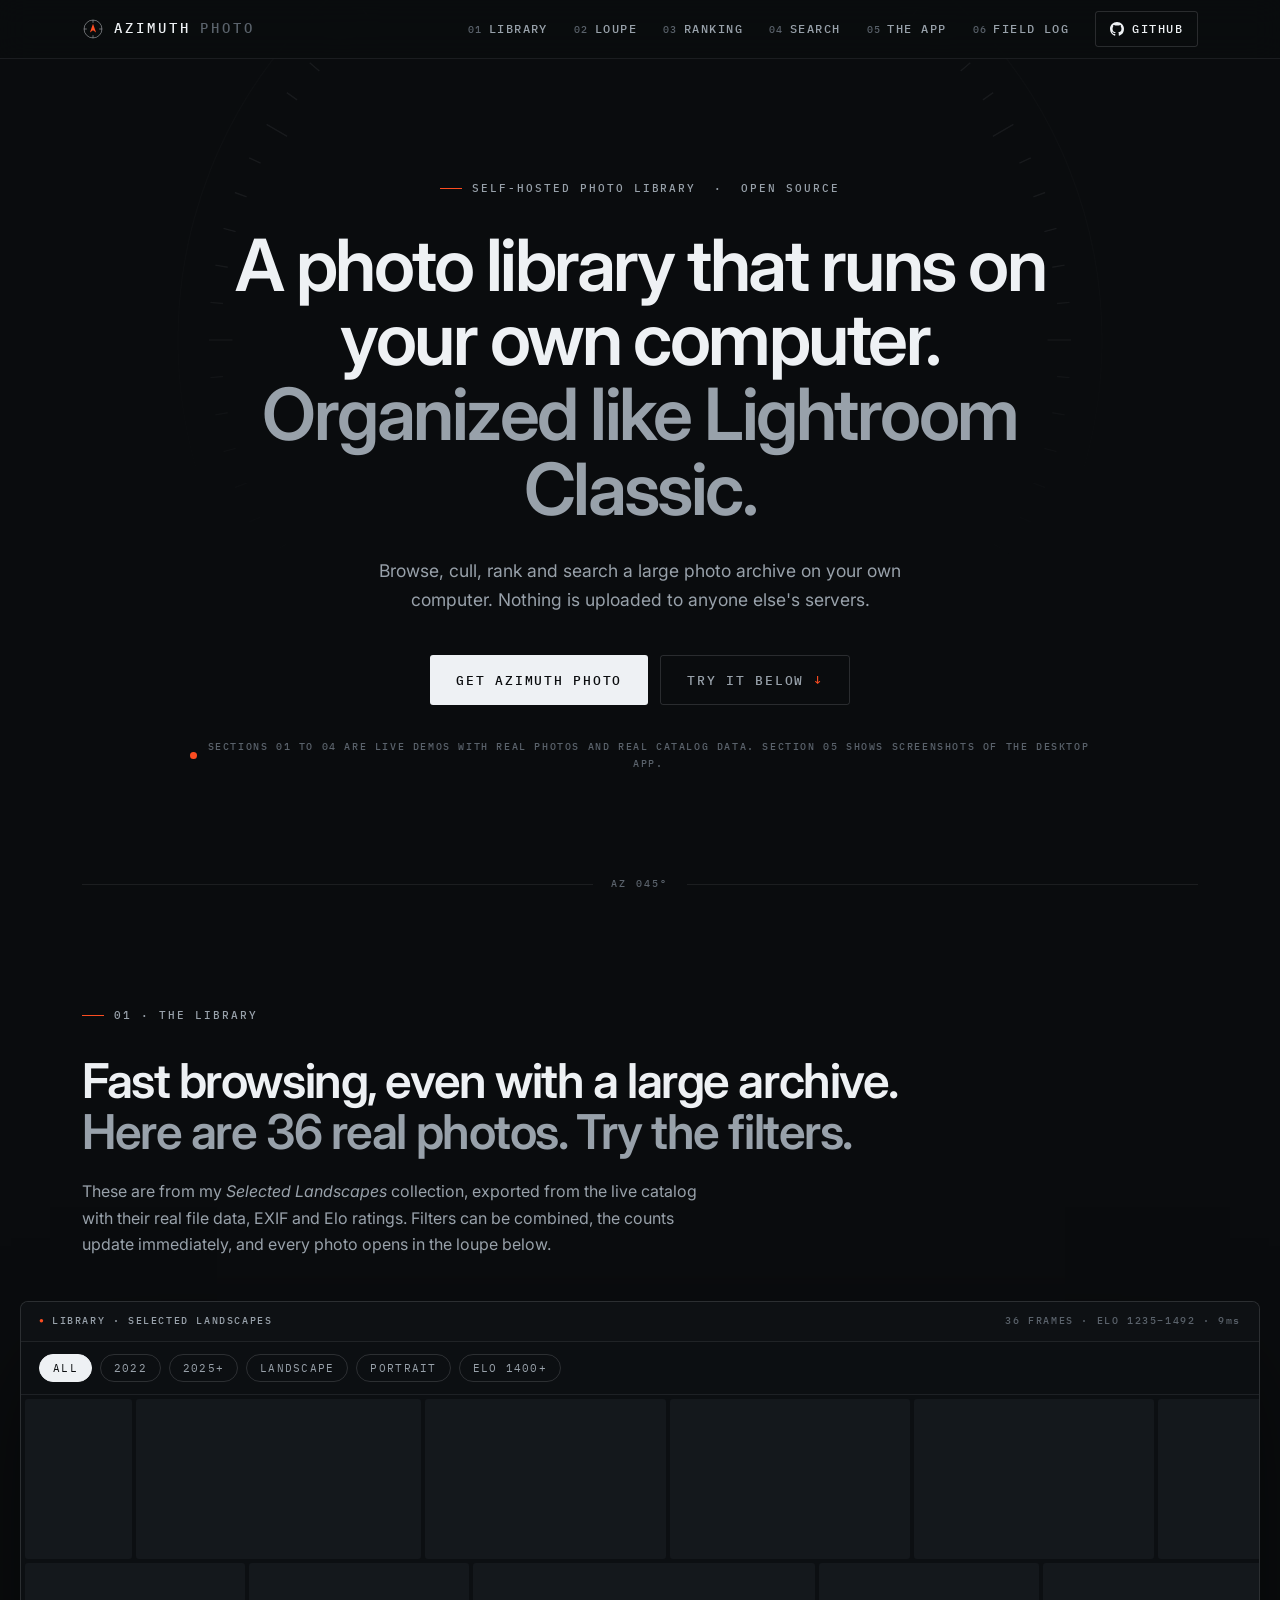
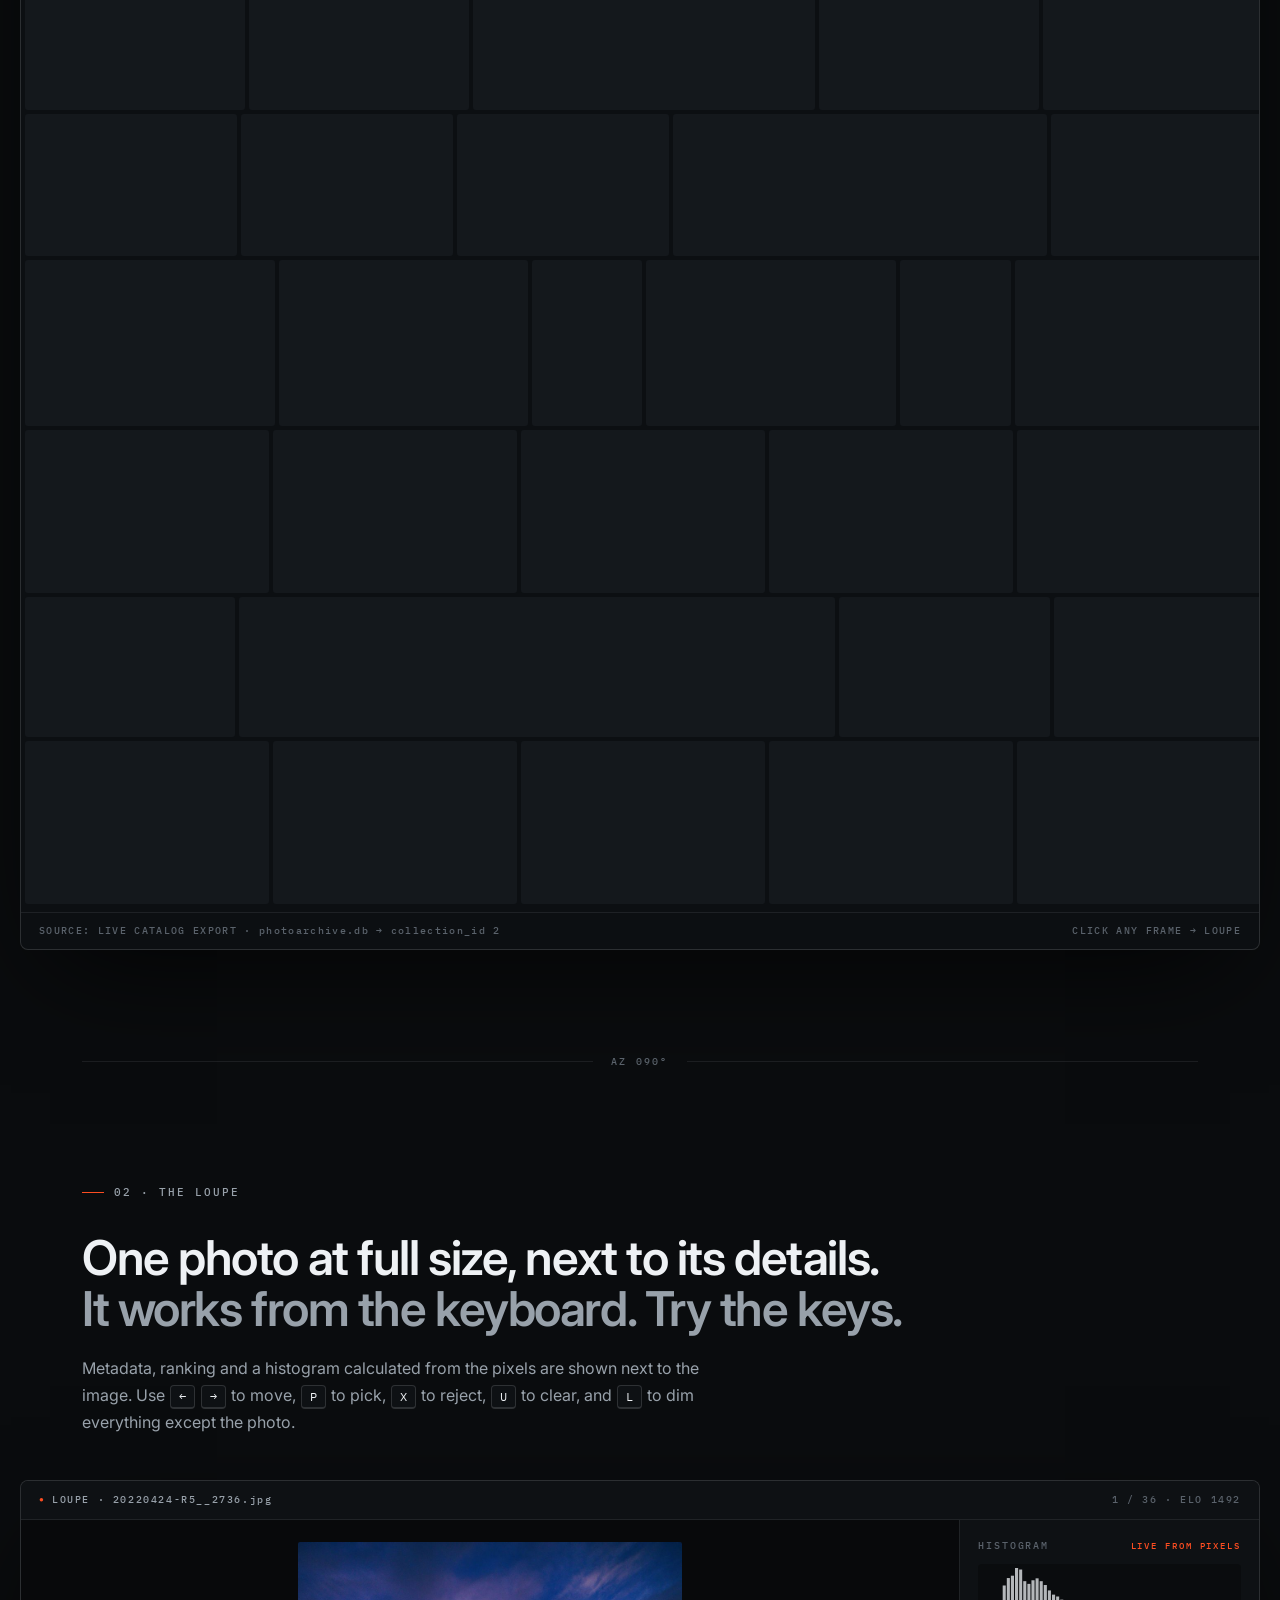
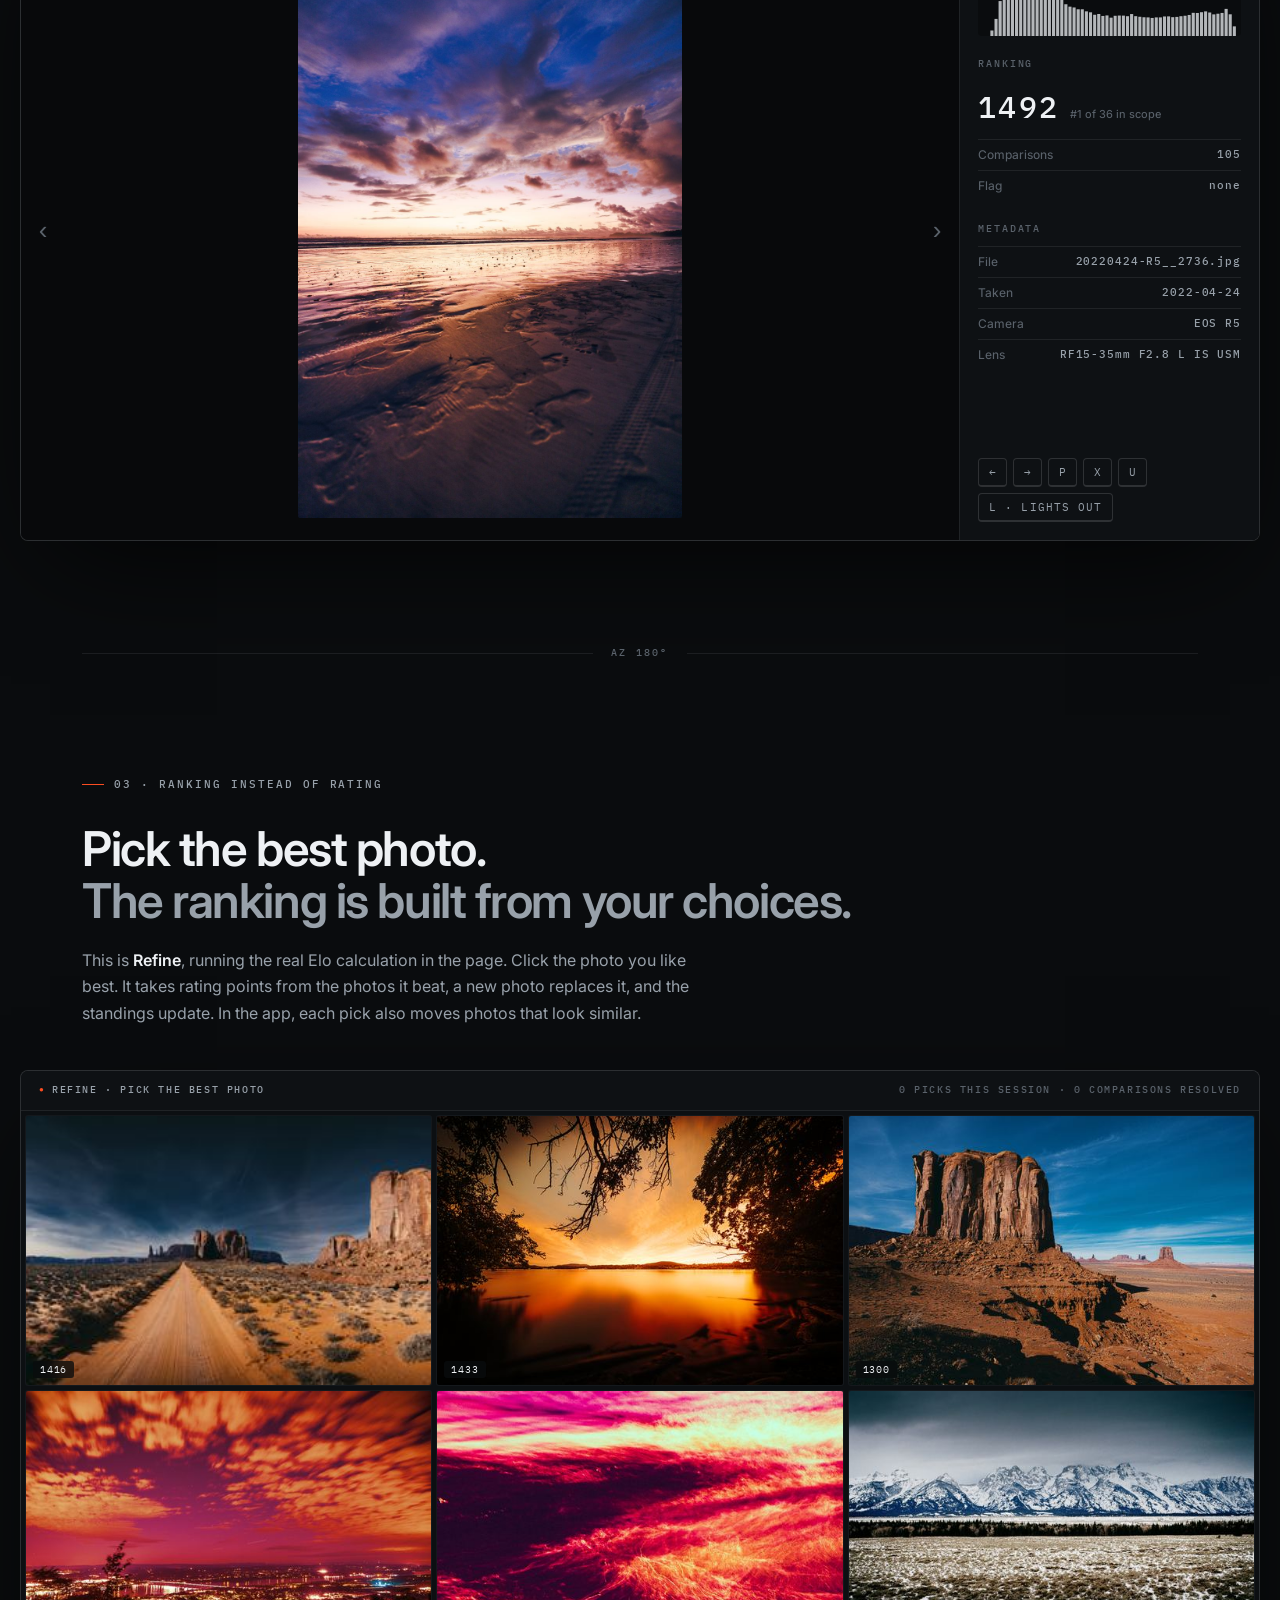
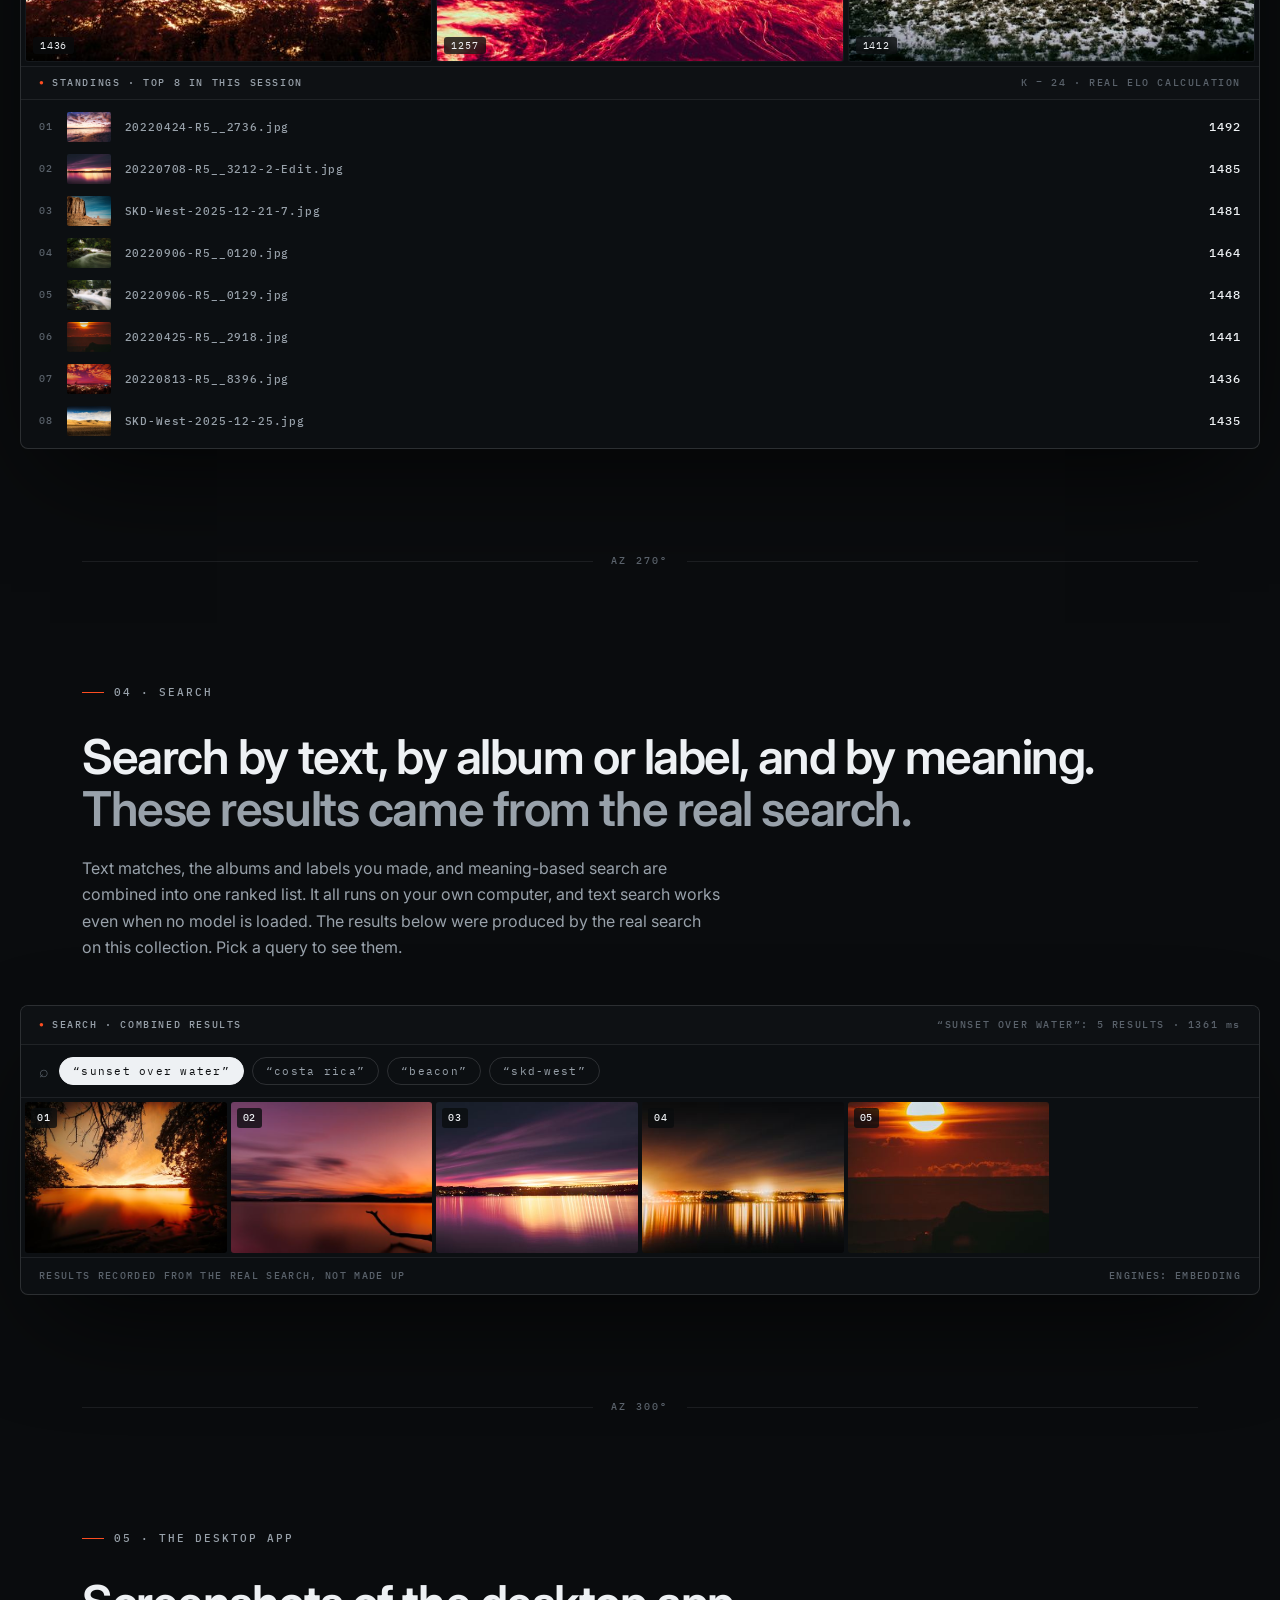
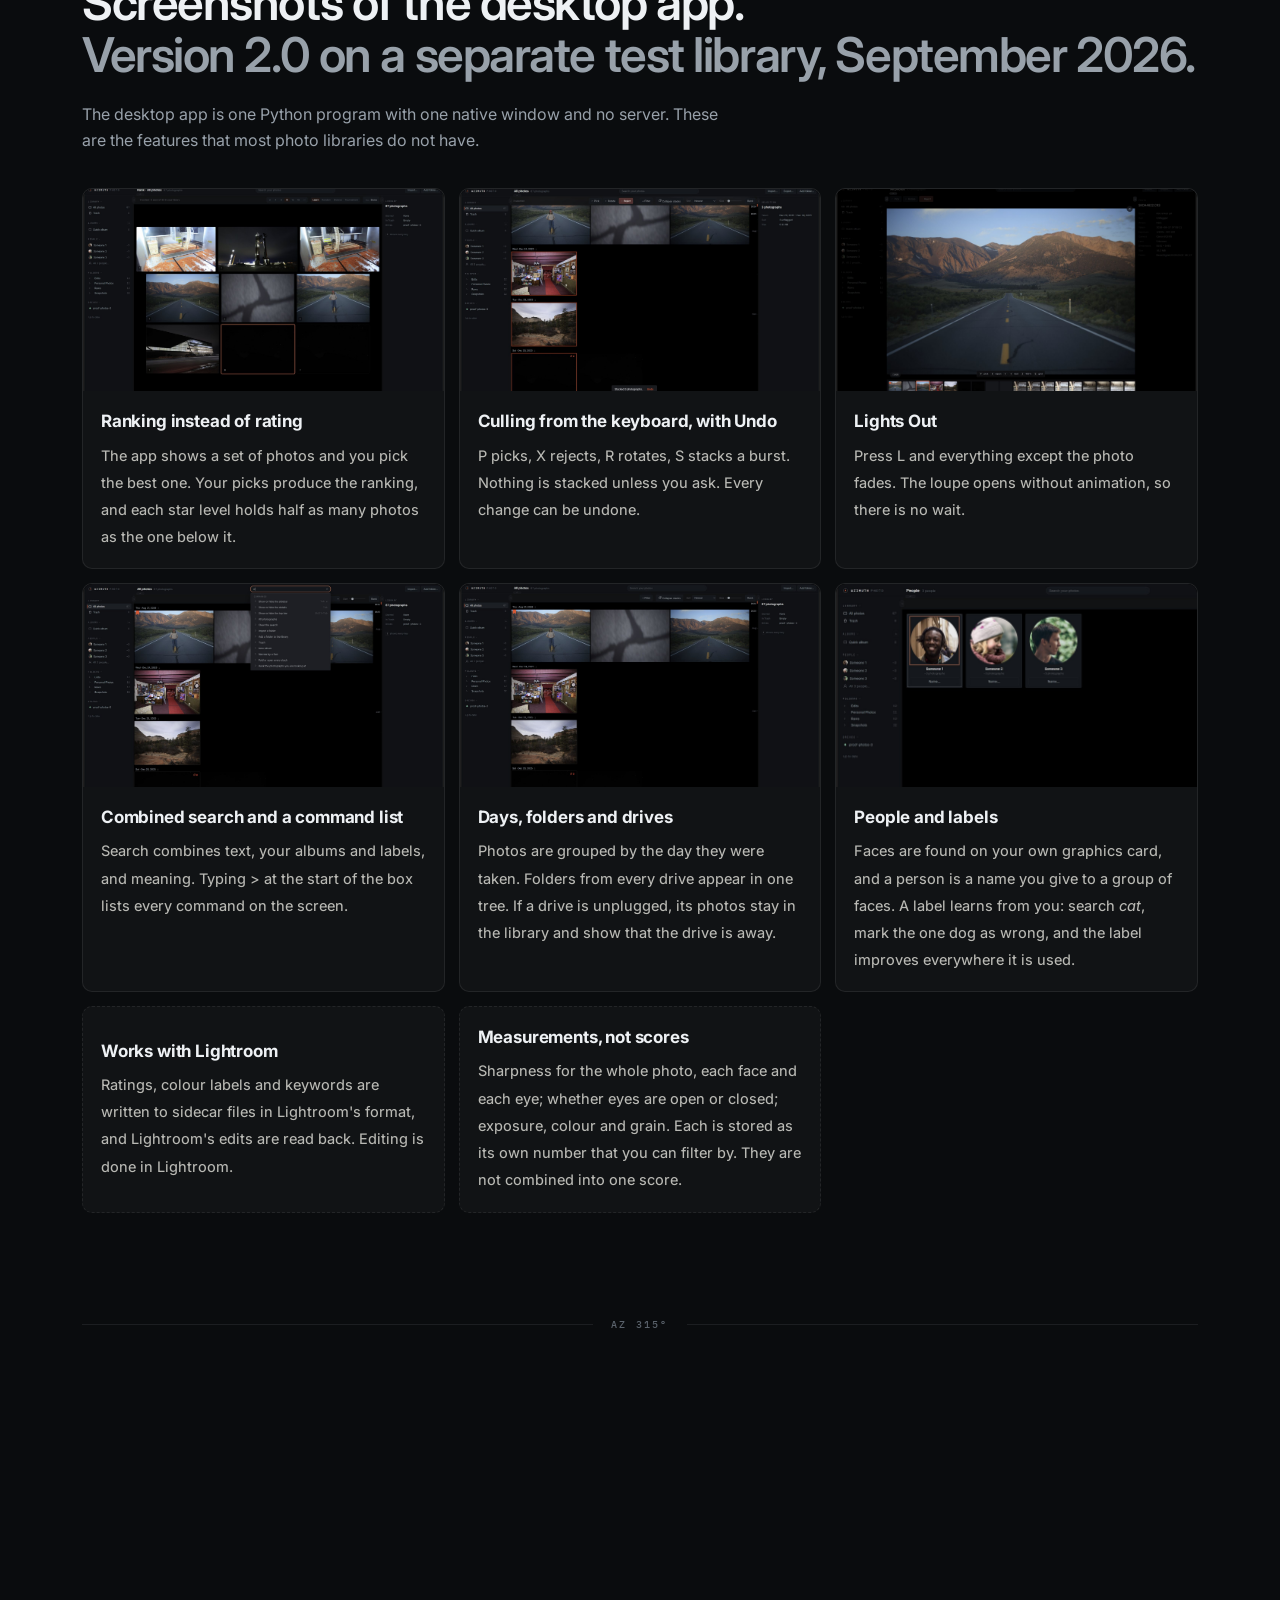
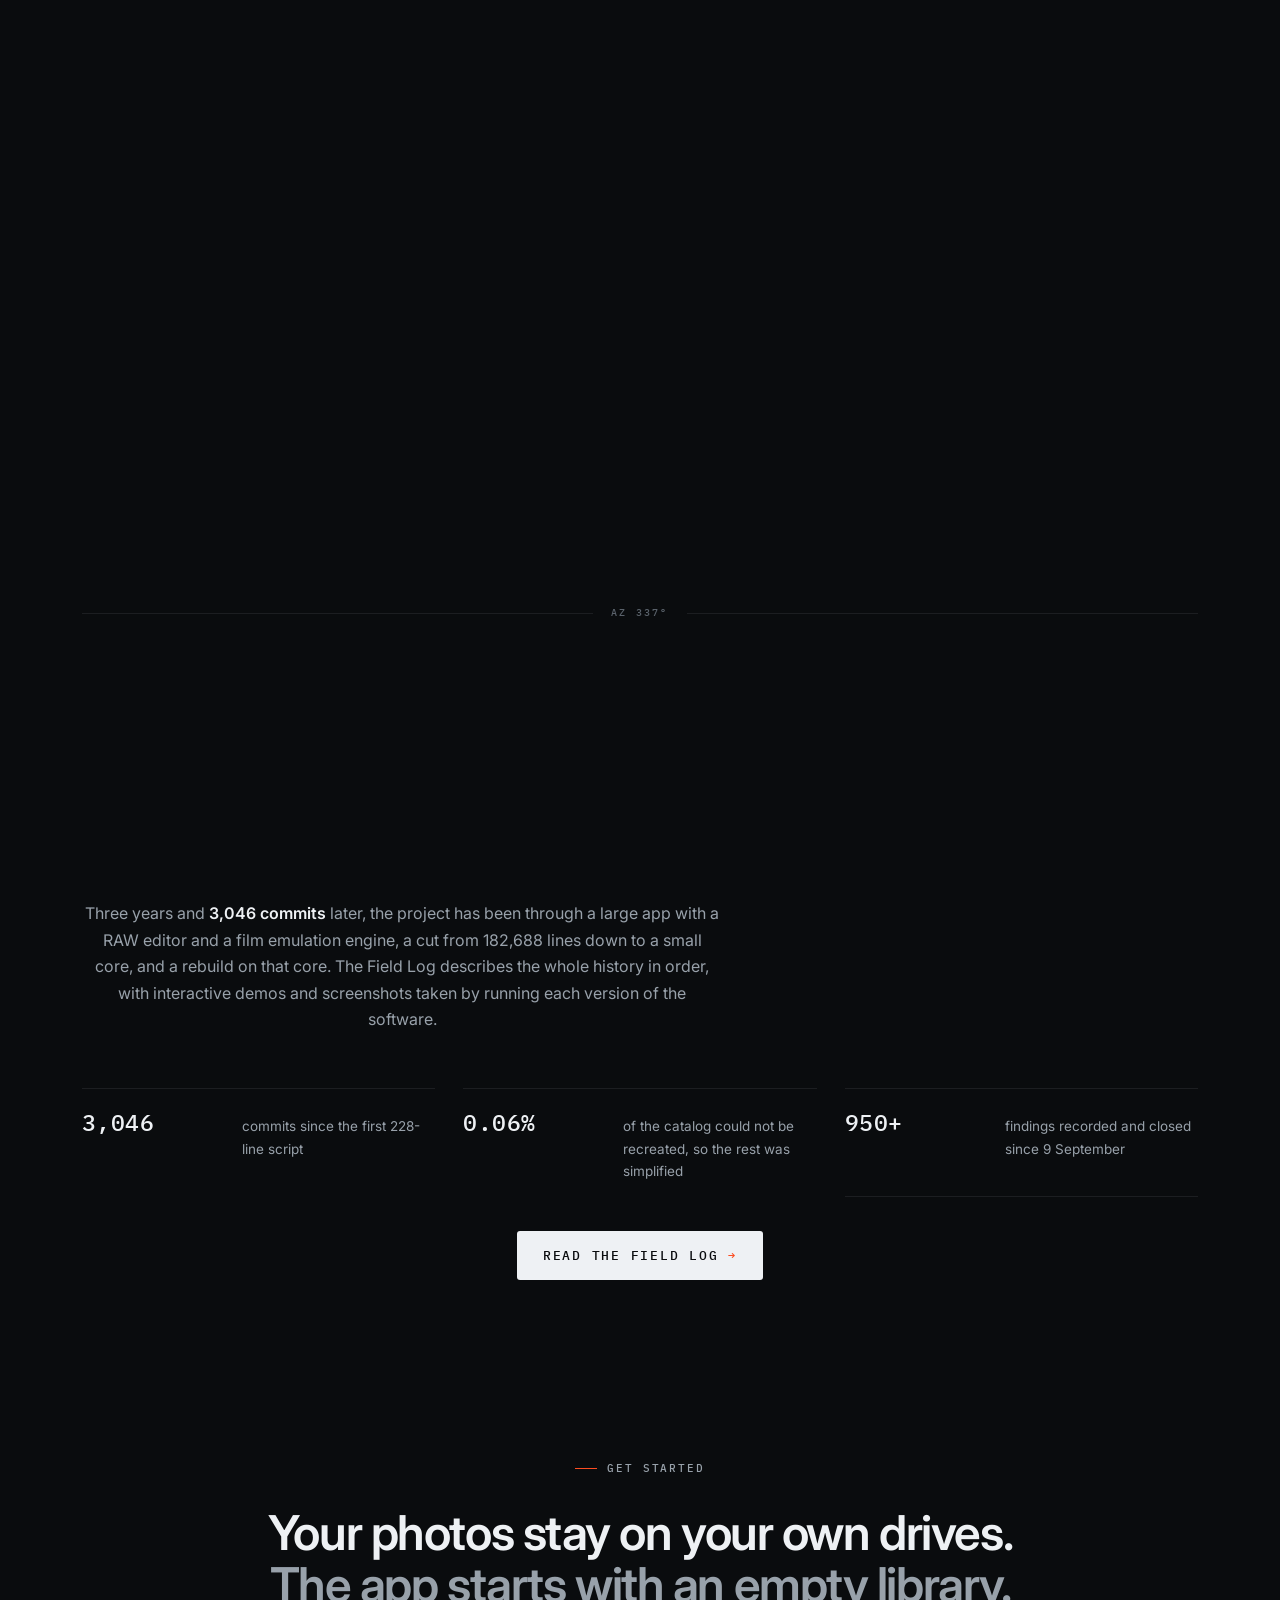
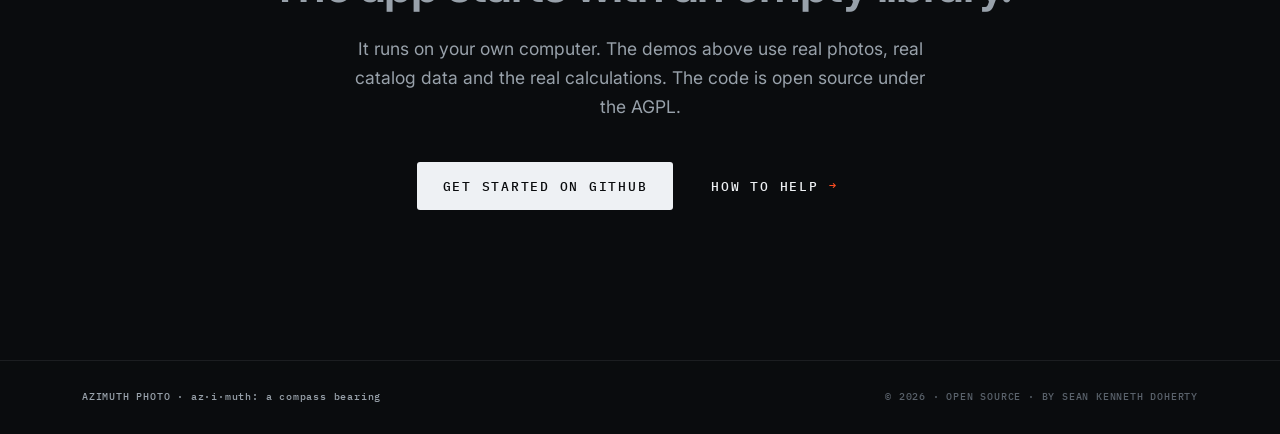
<file: index.html>
<!DOCTYPE html>
<html lang="en">
<head>
<meta charset="UTF-8">
<meta name="viewport" content="width=device-width, initial-scale=1.0">
<title>Azimuth Photo: a photo library that runs on your own computer</title>
<meta name="description" content="Azimuth Photo is an open-source photo library that runs on your own computer. Browse, cull, rank and search a large archive without uploading it anywhere.">
<meta property="og:title" content="Azimuth Photo">
<meta property="og:description" content="An open-source photo library that runs on your own computer, with ranking, search and culling.">
<meta property="og:image" content="https://azimuthphoto.com/assets/photos/lg/4303.jpg">
<meta property="og:url" content="https://azimuthphoto.com">
<link rel="icon" href="assets/favicon.svg" type="image/svg+xml">
<link rel="preconnect" href="https://fonts.googleapis.com">
<link rel="preconnect" href="https://fonts.gstatic.com" crossorigin>
<link href="https://fonts.googleapis.com/css2?family=Inter:wght@400;450;500;600&family=IBM+Plex+Mono:wght@400;500&display=swap" rel="stylesheet">
<link rel="stylesheet" href="style.css">
<style>
  .fgrid{display:grid;grid-template-columns:repeat(auto-fit,minmax(300px,1fr));gap:14px;margin-top:34px}
  .fcard{display:flex;flex-direction:column;background:rgba(255,255,255,.03);border:1px solid rgba(255,255,255,.08);border-radius:10px;overflow:hidden;color:inherit;text-decoration:none;transition:border-color .2s,transform .2s}
  a.fcard:hover{border-color:rgba(252,77,33,.55);transform:translateY(-2px)}
  .fcard img{width:100%;aspect-ratio:16/9;object-fit:cover;display:block;background:#000}
  .fcard .ft{padding:16px 18px 18px}
  .fcard .ft b{display:block;font-size:17px;letter-spacing:-.01em;margin-bottom:6px}
  .fcard .ft span{font-size:14.5px;line-height:1.55;color:#b9b9b4}
  .fcard.text{justify-content:center;border-style:dashed}
</style>
</head>
<body>

<nav class="nav">
  <div class="nav-inner">
    <a class="wordmark" href="#top">
      <svg class="mark" viewBox="0 0 32 32" aria-hidden="true"><g fill="none" stroke="currentColor"><circle cx="16" cy="16" r="13" stroke-width="1.2" opacity=".5"/><path d="M16 3v4M16 25v4M3 16h4M25 16h4" stroke-width="1.2" opacity=".5"/><path d="M16 8.5 20.5 21 16 17.8 11.5 21Z" fill="var(--accent)" stroke="none"/></g></svg>
      <span>AZIMUTH</span><span class="wm-dim">PHOTO</span>
    </a>
    <div class="nav-links">
      <a href="#library"><span class="idx">01</span>Library</a>
      <a href="#loupe"><span class="idx">02</span>Loupe</a>
      <a href="#ranking"><span class="idx">03</span>Ranking</a>
      <a href="#search"><span class="idx">04</span>Search</a>
      <a href="#features"><span class="idx">05</span>The&nbsp;App</a>
      <a href="/log/"><span class="idx">06</span>Field&nbsp;Log</a>
      <a class="nav-cta" href="https://github.com/seankd3/Azimuth-Photo" target="_blank" rel="noopener">
        <svg viewBox="0 0 16 16" width="14" height="14" fill="currentColor" aria-hidden="true"><path d="M8 0C3.58 0 0 3.58 0 8c0 3.54 2.29 6.53 5.47 7.59.4.07.55-.17.55-.38 0-.19-.01-.82-.01-1.49-2.01.37-2.53-.49-2.69-.94-.09-.23-.48-.94-.82-1.13-.28-.15-.68-.52-.01-.53.63-.01 1.08.58 1.23.82.72 1.21 1.87.87 2.33.66.07-.52.28-.87.51-1.07-1.78-.2-3.64-.89-3.64-3.95 0-.87.31-1.59.82-2.15-.08-.2-.36-1.02.08-2.12 0 0 .67-.21 2.2.82.64-.18 1.32-.27 2-.27s1.36.09 2 .27c1.53-1.04 2.2-.82 2.2-.82.44 1.1.16 1.92.08 2.12.51.56.82 1.27.82 2.15 0 3.07-1.87 3.75-3.65 3.95.29.25.54.73.54 1.48 0 1.07-.01 1.93-.01 2.2 0 .21.15.46.55.38A8.01 8.01 0 0 0 16 8c0-4.42-3.58-8-8-8Z"/></svg>
        GITHUB
      </a>
    </div>
  </div>
</nav>

<header class="hero" id="top">
  <div class="compass" aria-hidden="true"></div>
  <div class="hero-inner">
    <p class="kicker mono reveal"><span class="tick"></span>SELF-HOSTED PHOTO LIBRARY&nbsp;&nbsp;·&nbsp;&nbsp;OPEN SOURCE</p>
    <h1 class="reveal d1">A photo library that runs on your own computer.<br><span class="dim">Organized like Lightroom Classic.</span></h1>
    <p class="lede reveal d2">Browse, cull, rank and search a large photo archive on your own computer. Nothing is uploaded to anyone else's servers.</p>
    <div class="hero-actions reveal d3">
      <a class="btn btn-primary" href="https://github.com/seankd3/Azimuth-Photo" target="_blank" rel="noopener">GET AZIMUTH PHOTO</a>
      <a class="btn btn-ghost" href="#library">TRY IT BELOW <span class="arrow">↓</span></a>
    </div>
    <p class="live-note mono reveal d3"><span class="pulse"></span>SECTIONS 01 TO 04 ARE LIVE DEMOS WITH REAL PHOTOS AND REAL CATALOG DATA. SECTION 05 SHOWS SCREENSHOTS OF THE DESKTOP APP.</p>
  </div>
</header>

<div class="ruler" aria-hidden="true"><span class="mono">AZ 045°</span></div>

<!-- ——— 01 · LIBRARY (interactive grid) ——— -->
<section class="feature" id="library">
  <div class="section-inner">
    <p class="kicker mono reveal"><span class="tick"></span>01 · THE LIBRARY</p>
    <h2 class="reveal d1">Fast browsing, even with a large archive.<br><span class="dim">Here are 36 real photos. Try the filters.</span></h2>
    <p class="section-lede reveal d2">These are from my <em>Selected Landscapes</em> collection, exported from the live catalog with their real file data, EXIF and Elo ratings. Filters can be combined, the counts update immediately, and every photo opens in the loupe below.</p>
  </div>
  <div class="widget reveal d2">
    <div class="widget-bar mono"><span class="wb-title">LIBRARY · SELECTED LANDSCAPES</span> <span class="wb-meta" id="grid-count"></span></div>
    <div class="widget-toolbar" id="grid-filters"></div>
    <div class="lib-grid" id="lib-grid"></div>
    <div class="widget-foot mono"><span>SOURCE: LIVE CATALOG EXPORT · photoarchive.db → collection_id 2</span><span>CLICK ANY FRAME → LOUPE</span></div>
  </div>
</section>

<div class="ruler" aria-hidden="true"><span class="mono">AZ 090°</span></div>

<!-- ——— 02 · LOUPE (interactive) ——— -->
<section class="feature" id="loupe">
  <div class="section-inner">
    <p class="kicker mono reveal"><span class="tick"></span>02 · THE LOUPE</p>
    <h2 class="reveal d1">One photo at full size, next to its details.<br><span class="dim">It works from the keyboard. Try the keys.</span></h2>
    <p class="section-lede reveal d2">Metadata, ranking and a histogram calculated from the pixels are shown next to the image. Use <span class="key">←</span> <span class="key">→</span> to move, <span class="key">P</span> to pick, <span class="key">X</span> to reject, <span class="key">U</span> to clear, and <span class="key">L</span> to dim everything except the photo.</p>
  </div>
  <div class="widget loupe-widget reveal d2" id="loupe-widget" tabindex="0">
    <div class="widget-bar mono">
      <span class="wb-title" id="loupe-title">LOUPE</span>
      <span class="wb-meta" id="loupe-pos"></span>
    </div>
    <div class="loupe-body">
      <button class="loupe-nav prev" id="loupe-prev" aria-label="Previous photo">‹</button>
      <div class="loupe-stage" id="loupe-stage"><img id="loupe-img" alt="Loupe photograph"></div>
      <button class="loupe-nav next" id="loupe-next" aria-label="Next photo">›</button>
      <aside class="loupe-panel" id="loupe-panel">
        <div class="lp-block">
          <h4 class="mono">HISTOGRAM <span class="lp-live">LIVE FROM PIXELS</span></h4>
          <canvas id="loupe-hist" width="256" height="72"></canvas>
        </div>
        <div class="lp-block">
          <h4 class="mono">RANKING</h4>
          <div class="lp-elo"><span class="mono" id="loupe-elo"></span><span class="lp-elo-sub" id="loupe-elo-sub"></span></div>
          <div class="lp-row"><span>Comparisons</span><span class="mono" id="loupe-cmp"></span></div>
          <div class="lp-row"><span>Flag</span><span class="mono" id="loupe-flag">none</span></div>
        </div>
        <div class="lp-block">
          <h4 class="mono">METADATA</h4>
          <div class="lp-row"><span>File</span><span class="mono lp-file" id="loupe-file"></span></div>
          <div class="lp-row"><span>Taken</span><span class="mono" id="loupe-date"></span></div>
          <div class="lp-row"><span>Camera</span><span class="mono" id="loupe-cam"></span></div>
          <div class="lp-row"><span>Lens</span><span class="mono" id="loupe-lens"></span></div>
        </div>
        <div class="lp-keys mono">
          <button data-k="ArrowLeft">←</button><button data-k="ArrowRight">→</button>
          <button data-k="p">P</button><button data-k="x">X</button><button data-k="u">U</button>
          <button data-k="l" class="lp-key-l">L · LIGHTS OUT</button>
        </div>
      </aside>
    </div>
  </div>
</section>

<div class="ruler" aria-hidden="true"><span class="mono">AZ 180°</span></div>

<!-- ——— 03 · REFINE (interactive Elo) ——— -->
<section class="feature" id="ranking">
  <div class="section-inner">
    <p class="kicker mono reveal"><span class="tick"></span>03 · RANKING INSTEAD OF RATING</p>
    <h2 class="reveal d1">Pick the best photo.<br><span class="dim">The ranking is built from your choices.</span></h2>
    <p class="section-lede reveal d2">This is <strong>Refine</strong>, running the real Elo calculation in the page. Click the photo you like best. It takes rating points from the photos it beat, a new photo replaces it, and the standings update. In the app, each pick also moves photos that look similar.</p>
  </div>
  <div class="widget reveal d2">
    <div class="widget-bar mono"><span class="wb-title">REFINE · PICK THE BEST PHOTO</span> <span class="wb-meta" id="refine-stats"></span></div>
    <div class="refine-mosaic" id="refine-mosaic"></div>
    <div class="refine-board" id="refine-board">
      <div class="widget-bar mono thin"><span class="wb-title">STANDINGS · TOP 8 IN THIS SESSION</span><span class="wb-meta">K = 24 · REAL ELO CALCULATION</span></div>
      <ol id="refine-list"></ol>
    </div>
  </div>
</section>

<div class="ruler" aria-hidden="true"><span class="mono">AZ 270°</span></div>

<!-- ——— 04 · SEARCH (real engine results) ——— -->
<section class="feature" id="search">
  <div class="section-inner">
    <p class="kicker mono reveal"><span class="tick"></span>04 · SEARCH</p>
    <h2 class="reveal d1">Search by text, by album or label, and by meaning.<br><span class="dim">These results came from the real search.</span></h2>
    <p class="section-lede reveal d2">Text matches, the albums and labels you made, and meaning-based search are combined into one ranked list. It all runs on your own computer, and text search works even when no model is loaded. The results below were produced by the real search on this collection. Pick a query to see them.</p>
  </div>
  <div class="widget reveal d2">
    <div class="widget-bar mono"><span class="wb-title">SEARCH · COMBINED RESULTS</span> <span class="wb-meta" id="search-meta"></span></div>
    <div class="widget-toolbar search-toolbar">
      <span class="search-icon" aria-hidden="true">⌕</span>
      <div class="search-chips" id="search-chips"></div>
    </div>
    <div class="search-grid" id="search-grid"></div>
    <div class="widget-foot mono"><span>RESULTS RECORDED FROM THE REAL SEARCH, NOT MADE UP</span><span id="search-src"></span></div>
  </div>
</section>

<div class="ruler" aria-hidden="true"><span class="mono">AZ 300°</span></div>

<!-- ——— 05 · WHAT IT DOES (real captures of the desktop app) ——— -->
<section class="feature" id="features">
  <div class="section-inner">
    <p class="kicker mono reveal"><span class="tick"></span>05 · THE DESKTOP APP</p>
    <h2 class="reveal d1">Screenshots of the desktop app.<br><span class="dim">Version 2.0 on a separate test library, September 2026.</span></h2>
    <p class="section-lede reveal d2">The desktop app is one Python program with one native window and no server. These are the features that most photo libraries do not have.</p>
  </div>
  <div class="section-inner fgrid reveal d2">
    <a class="fcard" href="/log/#ch-face"><img src="log/assets/screens/17-rank.jpg" alt="The Rank stage: a round of nine photographs, the cursor on one" loading="lazy" style="object-position:62% 40%"><div class="ft"><b>Ranking instead of rating</b><span>The app shows a set of photos and you pick the best one. Your picks produce the ranking, and each star level holds half as many photos as the one below it.</span></div></a>
    <a class="fcard" href="/log/#ch-ledger"><img src="log/assets/screens/15-cull.jpg" alt="The grid after a keyboard cull: a pick, a reject, a turned frame, a stacked burst and an Undo toast" loading="lazy" style="object-position:20% 30%"><div class="ft"><b>Culling from the keyboard, with Undo</b><span>P picks, X rejects, R rotates, S stacks a burst. Nothing is stacked unless you ask. Every change can be undone.</span></div></a>
    <a class="fcard" href="/log/#ch-ledger"><img src="log/assets/screens/21-lights-out.jpg" alt="The loupe under Lights Out: only the photograph" loading="lazy" style="object-position:50% 45%"><div class="ft"><b>Lights Out</b><span>Press L and everything except the photo fades. The loupe opens without animation, so there is no wait.</span></div></a>
    <a class="fcard" href="/log/#ch-face"><img src="log/assets/screens/20-command-line.jpg" alt="The search box with a leading > listing every command" loading="lazy" style="object-position:55% 8%"><div class="ft"><b>Combined search and a command list</b><span>Search combines text, your albums and labels, and meaning. Typing &gt; at the start of the box lists every command on the screen.</span></div></a>
    <a class="fcard" href="/log/#ch-earned"><img src="log/assets/screens/14-library-grid.jpg" alt="The library: justified rows in day chapters with a timeline rail" loading="lazy" style="object-position:40% 12%"><div class="ft"><b>Days, folders and drives</b><span>Photos are grouped by the day they were taken. Folders from every drive appear in one tree. If a drive is unplugged, its photos stay in the library and show that the drive is away.</span></div></a>
    <a class="fcard" href="/log/#ch-earned"><img src="log/assets/screens/18-people-wall.jpg" alt="The People wall: a group of faces to be named" loading="lazy" style="object-position:0% 30%"><div class="ft"><b>People and labels</b><span>Faces are found on your own graphics card, and a person is a name you give to a group of faces. A label learns from you: search <i>cat</i>, mark the one dog as wrong, and the label improves everywhere it is used.</span></div></a>
    <div class="fcard text"><div class="ft"><b>Works with Lightroom</b><span>Ratings, colour labels and keywords are written to sidecar files in Lightroom's format, and Lightroom's edits are read back. Editing is done in Lightroom.</span></div></div>
    <div class="fcard text"><div class="ft"><b>Measurements, not scores</b><span>Sharpness for the whole photo, each face and each eye; whether eyes are open or closed; exposure, colour and grain. Each is stored as its own number that you can filter by. They are not combined into one score.</span></div></div>
  </div>
</section>

<div class="ruler" aria-hidden="true"><span class="mono">AZ 315°</span></div>

<!-- ——— WHY / positioning ——— -->
<section class="why">
  <div class="section-inner">
    <p class="kicker mono reveal"><span class="tick"></span>WHY I BUILT IT</p>
    <h2 class="reveal d1">I wanted my archive on my own drives,<br>with good tools to browse and rank it.<br><span class="dim">So it takes ideas from both Google Photos and Lightroom.</span></h2>
    <div class="cols reveal d2">
      <div class="col">
        <h3 class="mono">FROM GOOGLE PHOTOS</h3>
        <p>A timeline to scroll through, and search by meaning: "sunset over water" finds sunsets over water. No filing or tagging needed.</p>
      </div>
      <div class="col">
        <h3 class="mono">FROM LIGHTROOM CLASSIC</h3>
        <p>A real folder tree, pick and reject, stacks, a keyboard-driven loupe, filters that combine, and a dense layout.</p>
      </div>
      <div class="col col-accent">
        <h3 class="mono">FROM NEITHER</h3>
        <p><strong>Elo ranking.</strong> Quick choices between photos show which ones are your best. You tried it above.</p>
      </div>
    </div>
    <div class="stats-row reveal d3">
      <div class="stat"><span class="num mono">150,000</span><span class="lbl">photos in my own archive, the library it is built with</span></div>
      <div class="stat"><span class="num mono">0 BYTES</span><span class="lbl">uploaded to anyone else's servers</span></div>
      <div class="stat"><span class="num mono">$0</span><span class="lbl">open source and self-hosted</span></div>
    </div>
  </div>
</section>

<div class="ruler" aria-hidden="true"><span class="mono">AZ 337°</span></div>

<!-- ——— THE STORY / FIELD LOG tie-in ——— -->
<section class="why story" id="story">
  <div class="section-inner">
    <p class="kicker mono reveal"><span class="tick"></span>THE DEVELOPMENT LOG</p>
    <h2 class="reveal d1">It started as a small script that asked<br><span class="dim">"which photo is better?"</span></h2>
    <p class="section-lede reveal d2">Three years and <strong>3,046 commits</strong> later, the project has been through a large app with a RAW editor and a film emulation engine, a cut from 182,688 lines down to a small core, and a rebuild on that core. The Field Log describes the whole history in order, with interactive demos and screenshots taken by running each version of the software.</p>
    <div class="stats-row reveal d3">
      <div class="stat"><span class="num mono">3,046</span><span class="lbl">commits since the first 228-line script</span></div>
      <div class="stat"><span class="num mono">0.06<span class="dim2">%</span></span><span class="lbl">of the catalog could not be recreated, so the rest was simplified</span></div>
      <div class="stat"><span class="num mono">950+</span><span class="lbl">findings recorded and closed since 9 September</span></div>
    </div>
    <div class="hero-actions reveal d3" style="margin-top:34px">
      <a class="btn btn-primary" href="/log/">READ THE FIELD LOG <span class="arrow">→</span></a>
    </div>
  </div>
</section>

<section class="cta">
  <div class="compass compass-cta" aria-hidden="true"></div>
  <div class="section-inner">
    <p class="kicker mono reveal"><span class="tick"></span>GET STARTED</p>
    <h2 class="reveal d1">Your photos stay on your own drives.<br><span class="dim">The app starts with an empty library.</span></h2>
    <p class="lede reveal d2">It runs on your own computer. The demos above use real photos, real catalog data and the real calculations. The code is open source under the AGPL.</p>
    <div class="hero-actions reveal d3">
      <a class="btn btn-primary" href="https://github.com/seankd3/Azimuth-Photo" target="_blank" rel="noopener">GET STARTED ON GITHUB</a>
      <a class="btn" href="/contribute/">HOW TO HELP <span class="arrow">→</span></a>
    </div>
  </div>
</section>

<footer class="footer">
  <div class="section-inner footer-inner"><span class="mono">AZIMUTH PHOTO · az·i·muth: a compass bearing</span> <span class="mono dim2">© 2026 · OPEN SOURCE · BY <a href="https://seankennethdoherty.com" style="color:inherit">SEAN KENNETH DOHERTY</a></span></div>
</footer>

<script type="module" src="js/main.js"></script>
</body>
</html>
</file>
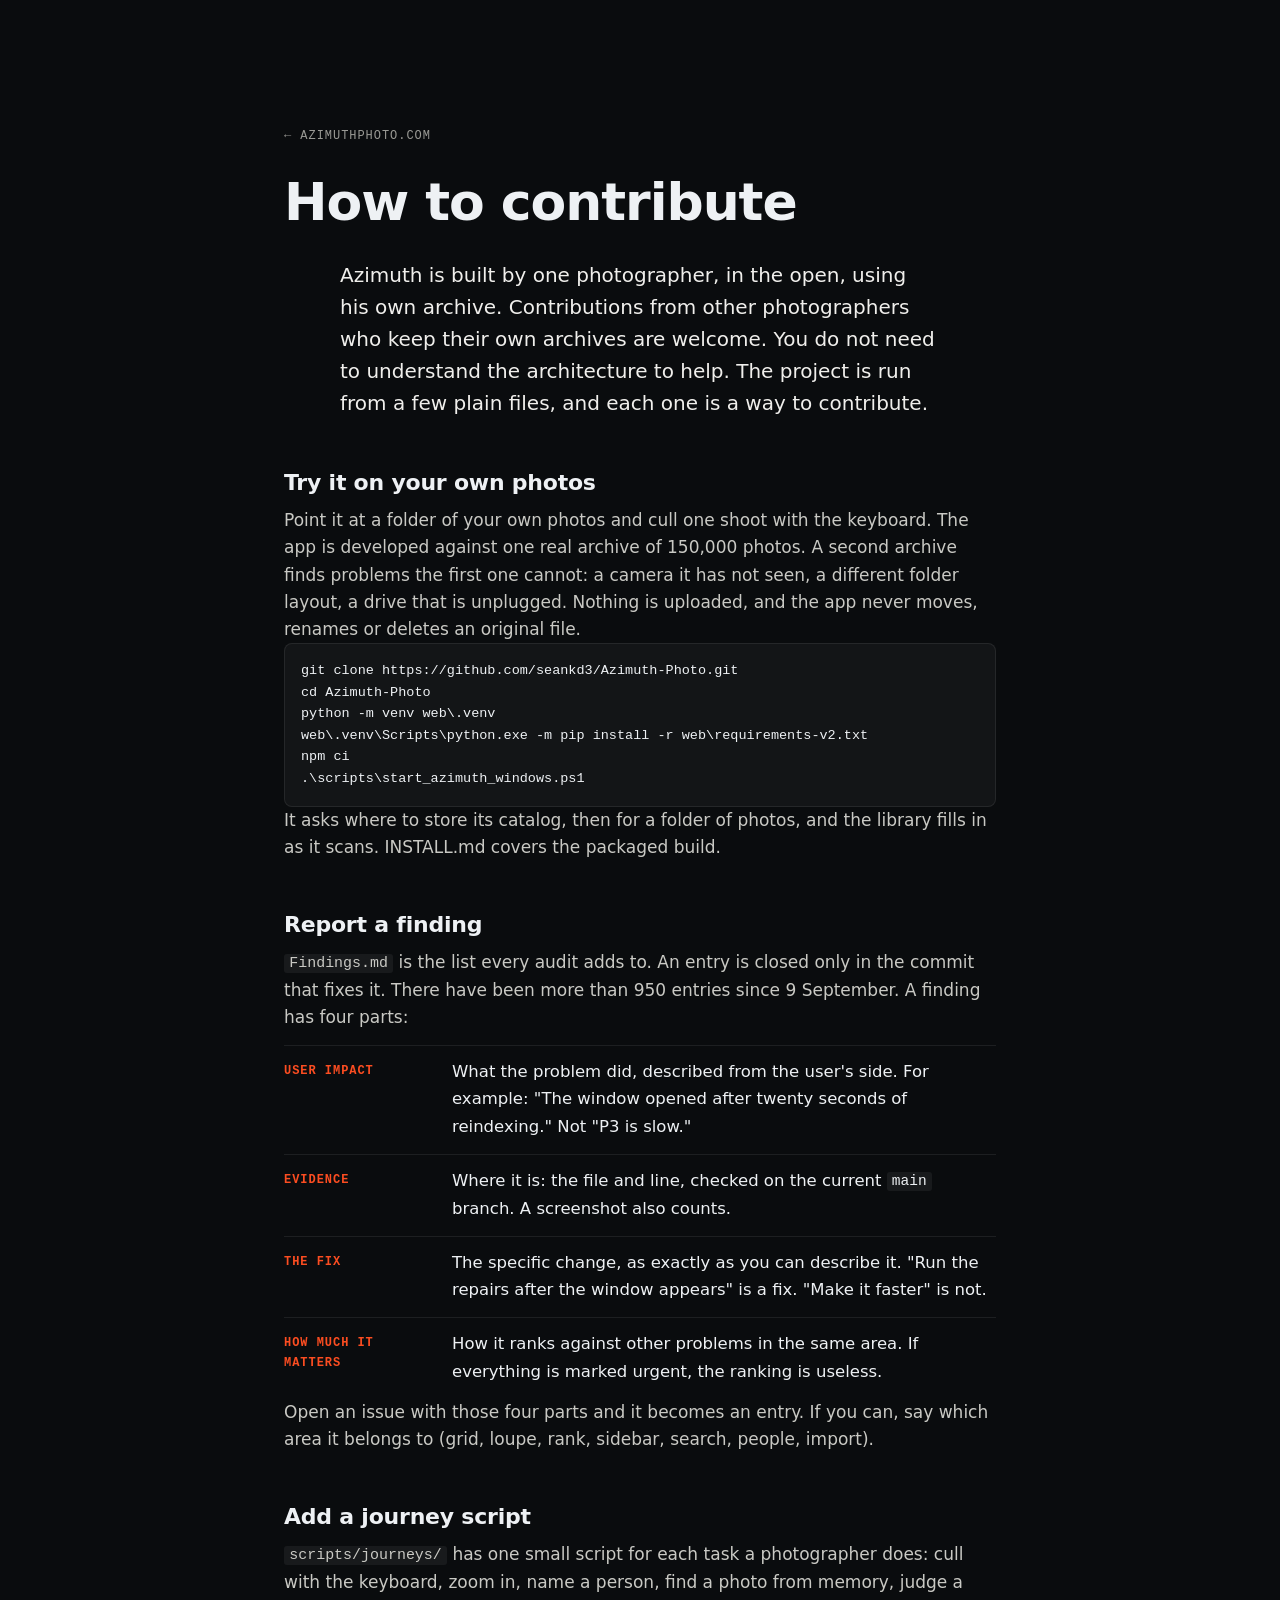
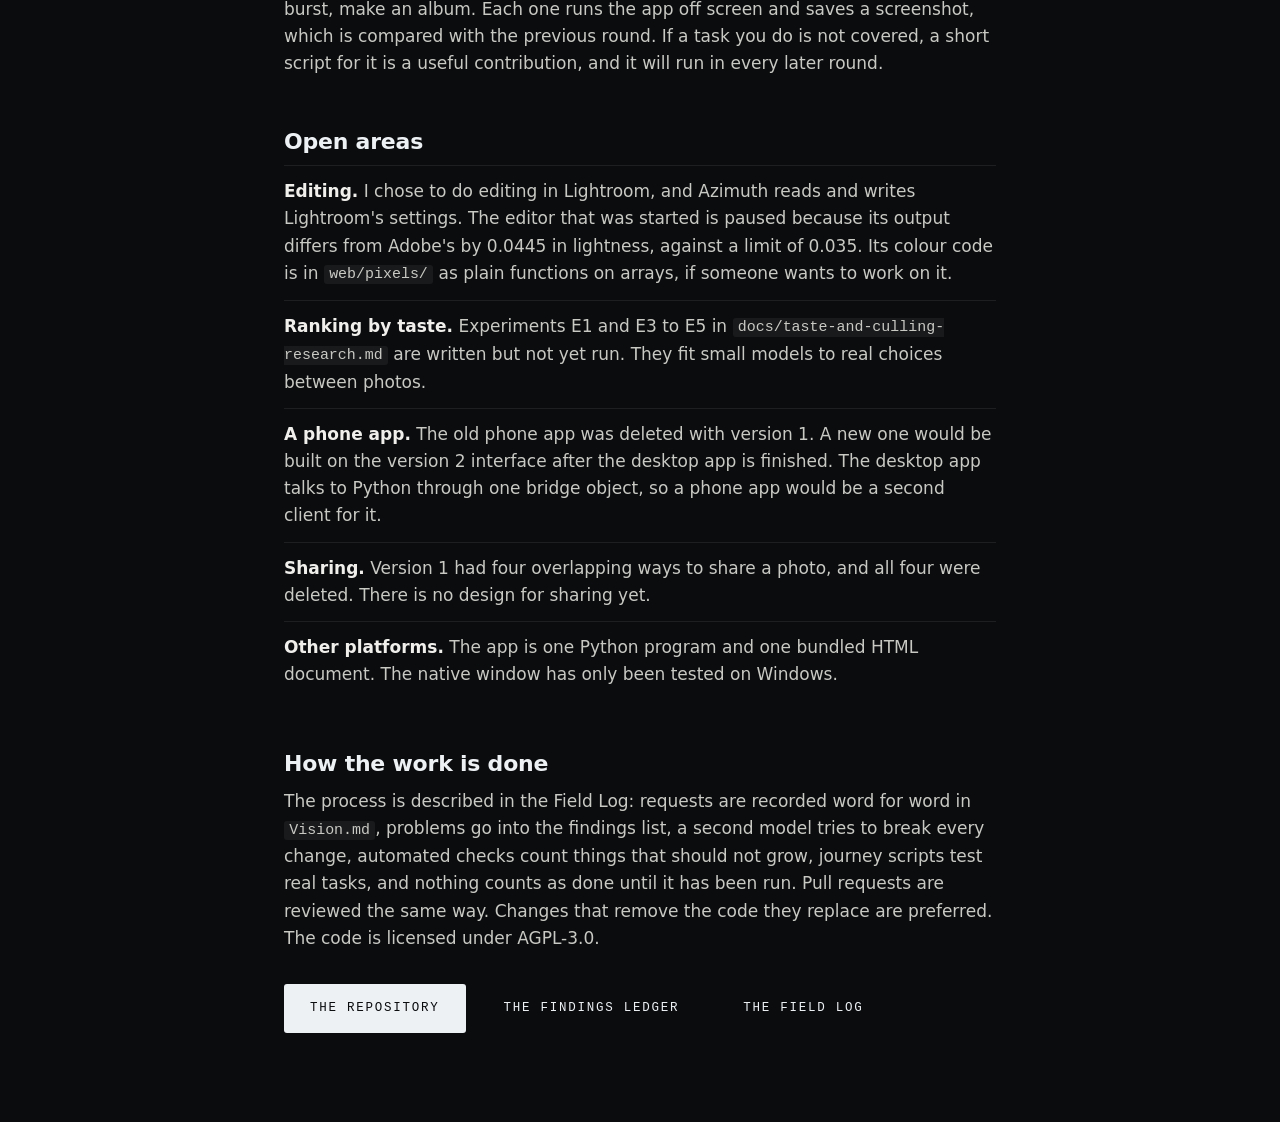
<file: contribute/index.html>
<!doctype html>
<html lang="en">
<head>
<meta charset="utf-8">
<meta name="viewport" content="width=device-width, initial-scale=1">
<title>Azimuth Photo: how to contribute</title>
<meta name="description" content="How to contribute to Azimuth Photo: try it on your own photos, report a finding, add a journey script, or work on an open area. Open source, AGPL.">
<link rel="icon" href="../assets/favicon.svg" type="image/svg+xml">
<link rel="stylesheet" href="../style.css">
<style>
  .doc{max-width:760px;margin:0 auto;padding:120px 24px 96px}
  .doc h1{font-size:clamp(34px,5vw,52px);line-height:1.05;letter-spacing:-.02em;margin:0 0 18px}
  .doc h2{font-size:22px;margin:52px 0 12px;letter-spacing:-.01em}
  .doc p,.doc li{font-size:17px;line-height:1.6;color:var(--text-2,#c9c9c4)}
  .doc .lede{font-size:20px;color:var(--text-1,#f0efec)}
  .doc code{font-family:"IBM Plex Mono",ui-monospace,monospace;font-size:.88em;background:rgba(255,255,255,.06);padding:.1em .35em;border-radius:3px}
  .doc pre{font-family:"IBM Plex Mono",ui-monospace,monospace;font-size:13.5px;line-height:1.6;background:rgba(255,255,255,.04);border:1px solid rgba(255,255,255,.08);border-radius:8px;padding:16px;overflow-x:auto}
  .doc .row{display:grid;grid-template-columns:150px 1fr;gap:12px 18px;margin:14px 0;border-top:1px solid rgba(255,255,255,.08);padding-top:12px}
  .doc .row b{font-family:"IBM Plex Mono",ui-monospace,monospace;font-size:12px;letter-spacing:.08em;text-transform:uppercase;color:#fc4d21;padding-top:4px}
  .doc .open{list-style:none;padding:0}
  .doc .open li{padding:12px 0;border-top:1px solid rgba(255,255,255,.08)}
  .doc .open li b{color:var(--text-1,#f0efec)}
  .doc .actions{display:flex;gap:12px;flex-wrap:wrap;margin-top:32px}
  .doc .back{display:inline-block;margin-bottom:28px;font-family:"IBM Plex Mono",ui-monospace,monospace;font-size:12px;letter-spacing:.08em;text-transform:uppercase;color:#9a9a95;text-decoration:none}
  @media (max-width:640px){.doc .row{grid-template-columns:1fr}}
</style>
</head>
<body>
<main class="doc">
  <a class="back" href="/">← azimuthphoto.com</a>
  <h1>How to contribute</h1>
  <p class="lede">Azimuth is built by one photographer, in the open, using his own archive. Contributions from other photographers who keep their own archives are welcome. You do not need to understand the architecture to help. The project is run from a few plain files, and each one is a way to contribute.</p>

  <h2>Try it on your own photos</h2>
  <p>Point it at a folder of your own photos and cull one shoot with the keyboard. The app is developed against one real archive of 150,000 photos. A second archive finds problems the first one cannot: a camera it has not seen, a different folder layout, a drive that is unplugged. Nothing is uploaded, and the app never moves, renames or deletes an original file.</p>
  <pre>git clone https://github.com/seankd3/Azimuth-Photo.git
cd Azimuth-Photo
python -m venv web\.venv
web\.venv\Scripts\python.exe -m pip install -r web\requirements-v2.txt
npm ci
.\scripts\start_azimuth_windows.ps1</pre>
  <p>It asks where to store its catalog, then for a folder of photos, and the library fills in as it scans. <a href="https://github.com/seankd3/Azimuth-Photo/blob/main/docs/INSTALL.md">INSTALL.md</a> covers the packaged build.</p>

  <h2>Report a finding</h2>
  <p><a href="https://github.com/seankd3/Azimuth-Photo/blob/main/Findings.md"><code>Findings.md</code></a> is the list every audit adds to. An entry is closed only in the commit that fixes it. There have been more than 950 entries since 9 September. A finding has four parts:</p>
  <div class="row"><b>User impact</b><span>What the problem did, described from the user's side. For example: "The window opened after twenty seconds of reindexing." Not "P3 is slow."</span></div>
  <div class="row"><b>Evidence</b><span>Where it is: the file and line, checked on the current <code>main</code> branch. A screenshot also counts.</span></div>
  <div class="row"><b>The fix</b><span>The specific change, as exactly as you can describe it. "Run the repairs after the window appears" is a fix. "Make it faster" is not.</span></div>
  <div class="row"><b>How much it matters</b><span>How it ranks against other problems in the same area. If everything is marked urgent, the ranking is useless.</span></div>
  <p>Open an issue with those four parts and it becomes an entry. If you can, say which area it belongs to (grid, loupe, rank, sidebar, search, people, import).</p>

  <h2>Add a journey script</h2>
  <p><a href="https://github.com/seankd3/Azimuth-Photo/tree/main/scripts/journeys"><code>scripts/journeys/</code></a> has one small script for each task a photographer does: cull with the keyboard, zoom in, name a person, find a photo from memory, judge a burst, make an album. Each one runs the app off screen and saves a screenshot, which is compared with the previous round. If a task you do is not covered, a short script for it is a useful contribution, and it will run in every later round.</p>

  <h2>Open areas</h2>
  <ul class="open">
    <li><b>Editing.</b> I chose to do editing in Lightroom, and Azimuth reads and writes Lightroom's settings. The editor that was started is paused because its output differs from Adobe's by 0.0445 in lightness, against a limit of 0.035. Its colour code is in <code>web/pixels/</code> as plain functions on arrays, if someone wants to work on it.</li>
    <li><b>Ranking by taste.</b> Experiments E1 and E3 to E5 in <a href="https://github.com/seankd3/Azimuth-Photo/blob/main/docs/taste-and-culling-research.md"><code>docs/taste-and-culling-research.md</code></a> are written but not yet run. They fit small models to real choices between photos.</li>
    <li><b>A phone app.</b> The old phone app was deleted with version 1. A new one would be built on the version 2 interface after the desktop app is finished. The desktop app talks to Python through one bridge object, so a phone app would be a second client for it.</li>
    <li><b>Sharing.</b> Version 1 had four overlapping ways to share a photo, and all four were deleted. There is no design for sharing yet.</li>
    <li><b>Other platforms.</b> The app is one Python program and one bundled HTML document. The native window has only been tested on Windows.</li>
  </ul>

  <h2>How the work is done</h2>
  <p>The process is described in the <a href="/log/#loop">Field Log</a>: requests are recorded word for word in <code>Vision.md</code>, problems go into the findings list, a second model tries to break every change, automated checks count things that should not grow, journey scripts test real tasks, and nothing counts as done until it has been run. Pull requests are reviewed the same way. Changes that remove the code they replace are preferred. The code is licensed under AGPL-3.0.</p>

  <div class="actions">
    <a class="btn btn-primary" href="https://github.com/seankd3/Azimuth-Photo">THE REPOSITORY</a>
    <a class="btn" href="https://github.com/seankd3/Azimuth-Photo/blob/main/Findings.md">THE FINDINGS LEDGER</a>
    <a class="btn" href="/log/">THE FIELD LOG</a>
  </div>
</main>
</body>
</html>
</file>
<file: style.css>
/* ————— Azimuth Photo — azimuthphoto.com ————— */
:root {
  --bg: #0a0c0e;
  --bg-raise: #0e1114;
  --ink: #eef1f4;
  --ink-dim: #98a1aa;
  --ink-faint: #5a626b;
  --line: rgba(238, 241, 244, 0.08);
  --line-strong: rgba(238, 241, 244, 0.14);
  --accent: #fc4d21;
  --max: 1180px;
  --sans: "Inter", -apple-system, system-ui, sans-serif;
  --mono: "IBM Plex Mono", ui-monospace, monospace;
}

* { margin: 0; padding: 0; box-sizing: border-box; }
html { scroll-behavior: smooth; }
body {
  background: var(--bg);
  color: var(--ink);
  font-family: var(--sans);
  font-size: 16.5px;
  line-height: 1.65;
  font-weight: 450;
  -webkit-font-smoothing: antialiased;
  overflow-x: hidden;
}
img { display: block; max-width: 100%; }
a { color: inherit; text-decoration: none; }
.mono { font-family: var(--mono); letter-spacing: 0.08em; }
.dim { color: var(--ink-dim); }

/* ————— nav ————— */
.nav {
  position: fixed; top: 0; left: 0; right: 0; z-index: 50;
  backdrop-filter: blur(14px); -webkit-backdrop-filter: blur(14px);
  background: rgba(10, 12, 14, 0.75);
  border-bottom: 1px solid var(--line);
}
.nav-inner {
  max-width: var(--max); margin: 0 auto; padding: 0 32px;
  height: 58px; display: flex; align-items: center; justify-content: space-between;
}
.wordmark {
  display: flex; align-items: center; gap: 10px;
  font-family: var(--mono); font-size: 14px; font-weight: 500;
  letter-spacing: 0.22em;
}
.wordmark .wm-dim { color: var(--ink-faint); margin-left: -2px; }
.wordmark .mark { width: 22px; height: 22px; color: var(--ink); }
.nav-links { display: flex; align-items: center; gap: 26px; }
.nav-links a {
  color: var(--ink-dim); transition: color 0.2s;
  font-size: 12px; letter-spacing: 0.12em; text-transform: uppercase;
  font-family: var(--mono);
}
.nav-links a .idx { color: var(--ink-faint); margin-right: 6px; font-size: 10px; }
.nav-links a:hover { color: var(--ink); }
.nav-cta {
  display: inline-flex; align-items: center; gap: 8px;
  border: 1px solid var(--line-strong); border-radius: 3px; padding: 7px 14px;
  color: var(--ink) !important; transition: border-color 0.2s, background 0.2s;
}
.nav-cta:hover { border-color: var(--accent); background: rgba(252, 77, 33, 0.07); }

/* ————— hero ————— */
.hero {
  position: relative;
  padding: 170px 32px 0;
  text-align: center;
}
.compass {
  position: absolute; left: 50%; top: -360px;
  width: 1400px; height: 1400px; margin-left: -700px;
  pointer-events: none; opacity: 0.4;
  -webkit-mask-image: linear-gradient(to bottom, #000 42%, transparent 68%);
  mask-image: linear-gradient(to bottom, #000 42%, transparent 68%);
}
.compass-cta {
  -webkit-mask-image: linear-gradient(to top, #000 42%, transparent 68%);
  mask-image: linear-gradient(to top, #000 42%, transparent 68%);
}
.compass svg { width: 100%; height: 100%; animation: rotate 300s linear infinite; will-change: transform; }
@keyframes rotate { to { transform: rotate(360deg); } }

.hero-inner { position: relative; max-width: 900px; margin: 0 auto; }
.kicker {
  display: inline-flex; align-items: center; gap: 10px;
  font-size: 11px; color: var(--ink-dim); margin-bottom: 30px;
  letter-spacing: 0.18em;
}
.kicker .tick { width: 22px; height: 1px; background: var(--accent); display: inline-block; }
h1 {
  font-weight: 600;
  font-size: clamp(40px, 5.8vw, 72px);
  line-height: 1.04; letter-spacing: -0.035em;
}
.lede {
  max-width: 600px; margin: 30px auto 0;
  font-size: 17.5px; color: var(--ink-dim); font-weight: 400;
}
.hero-actions {
  display: flex; gap: 12px; justify-content: center; margin-top: 40px;
}
.btn {
  display: inline-flex; align-items: center; gap: 10px;
  padding: 14px 26px; border-radius: 3px;
  font-family: var(--mono); font-size: 12.5px; font-weight: 500; letter-spacing: 0.14em;
  transition: transform 0.2s, box-shadow 0.2s, background 0.2s, border-color 0.2s, color 0.2s;
}
.btn-primary { background: var(--ink); color: #0a0c0e; }
.btn-primary:hover {
  background: #fff; transform: translateY(-1px);
  box-shadow: 0 10px 34px -10px rgba(238, 241, 244, 0.35);
}
.btn-ghost { border: 1px solid var(--line-strong); color: var(--ink-dim); }
.btn-ghost:hover { border-color: var(--ink-faint); color: var(--ink); }
.btn .arrow { font-size: 12px; color: var(--accent); }

.hero-shot {
  position: relative; max-width: 1180px; margin: 84px auto 0;
  border-radius: 6px; overflow: hidden;
  border: 1px solid var(--line-strong);
  box-shadow: 0 50px 140px -30px rgba(0, 0, 0, 0.85);
}
.fig-bar {
  display: flex; justify-content: space-between; align-items: center;
  background: var(--bg-raise); padding: 10px 16px;
  border-bottom: 1px solid var(--line);
  font-size: 10px; color: var(--ink-faint); letter-spacing: 0.16em;
}
.fig-bar span:first-child { color: var(--ink-dim); }

/* ————— rulers ————— */
.ruler {
  position: relative; max-width: var(--max); margin: 0 auto;
  padding: 104px 32px 0; display: flex; align-items: center; gap: 18px;
}
.ruler::before, .ruler::after { content: ""; flex: 1; height: 1px; background: var(--line); }
.ruler span { font-size: 10px; color: var(--ink-faint); letter-spacing: 0.22em; }

/* ————— sections ————— */
section { padding: 104px 0 0; }
.section-inner { max-width: var(--max); margin: 0 auto; padding: 0 32px; }
h2 {
  font-weight: 600;
  font-size: clamp(30px, 4vw, 48px);
  line-height: 1.08; letter-spacing: -0.03em;
}
.why { text-align: center; }
.why h2 { max-width: 840px; margin: 0 auto; }
.why .kicker { margin-bottom: 24px; }

.cols {
  display: grid; grid-template-columns: repeat(3, 1fr); gap: 1px;
  margin-top: 64px; text-align: left;
  background: var(--line); border: 1px solid var(--line); border-radius: 6px;
  overflow: hidden;
}
.col { background: var(--bg-raise); padding: 32px 30px; }
.col h3 {
  font-size: 10.5px; font-weight: 500; color: var(--ink-faint);
  letter-spacing: 0.2em; margin-bottom: 16px;
}
.col p { font-size: 15px; color: var(--ink-dim); font-weight: 400; }
.col p strong { color: var(--ink); font-weight: 600; }
.col-accent { box-shadow: inset 0 2px 0 var(--accent); }
.col-accent h3 { color: var(--accent); }

/* ————— feature splits ————— */
.split {
  display: grid; grid-template-columns: 5fr 7fr; gap: 72px; align-items: center;
}
.split.flip .copy { order: 2; }
.split.flip figure { order: 1; }
.copy .kicker { margin-bottom: 20px; }
.copy h2 { margin-bottom: 22px; }
.copy > p { color: var(--ink-dim); font-size: 16px; font-weight: 400; }
.copy p strong { color: var(--ink); font-weight: 600; }

.ticks { list-style: none; margin-top: 30px; }
.ticks li {
  position: relative; padding: 10px 0 10px 26px;
  color: var(--ink-dim); font-size: 14.5px; font-weight: 400;
  border-top: 1px solid var(--line);
}
.ticks li:last-child { border-bottom: 1px solid var(--line); }
.ticks li::before {
  content: ""; position: absolute; left: 2px; top: 50%;
  width: 12px; height: 1px; background: var(--accent);
}

.shot {
  border-radius: 6px; overflow: hidden;
  border: 1px solid var(--line-strong);
  box-shadow: 0 40px 100px -24px rgba(0, 0, 0, 0.75);
}
.shot img { width: 100%; }
.shot figcaption {
  padding: 11px 16px; font-size: 9.5px; color: var(--ink-faint);
  background: var(--bg-raise); border-top: 1px solid var(--line);
  letter-spacing: 0.16em;
}

/* ————— lights out ————— */
.lightsout { padding: 130px 0 30px; background: #000; margin-top: 130px; }
.lightsout figure { max-width: 1280px; margin: 0 auto; }
.lightsout img { width: 100%; }
.lightsout figcaption {
  text-align: center; color: var(--ink-faint); font-size: 14px;
  letter-spacing: 0.02em; padding-top: 30px; font-weight: 400;
}
.lightsout figcaption .mono { color: var(--accent); font-size: 10.5px; letter-spacing: 0.2em; }

/* ————— mobile / stats ————— */
.phone { display: flex; justify-content: center; }
.phone-frame {
  width: min(320px, 78vw); border-radius: 40px; padding: 11px;
  background: #101317; border: 1px solid var(--line-strong);
  box-shadow: 0 50px 120px -24px rgba(0, 0, 0, 0.85);
}
.phone-frame img { border-radius: 30px; }
.stats { display: grid; margin-top: 36px; }
.stat {
  display: flex; align-items: baseline; gap: 20px;
  padding: 15px 0; border-top: 1px solid var(--line);
}
.stat:last-child { border-bottom: 1px solid var(--line); }
.stat .num { font-size: 23px; color: var(--ink); min-width: 140px; letter-spacing: 0.02em; }
.stat .lbl { font-size: 13.5px; color: var(--ink-dim); font-weight: 400; }

/* ————— CTA / footer ————— */
.cta { position: relative; text-align: center; padding: 170px 0 150px; overflow: hidden; }
.compass-cta { top: auto; bottom: -1060px; opacity: 0.45; }
.cta .lede { margin-top: 24px; }

.footer { border-top: 1px solid var(--line); padding: 28px 0; }
.footer-inner {
  display: flex; justify-content: space-between; gap: 16px; flex-wrap: wrap;
  font-size: 10px; color: var(--ink-dim); letter-spacing: 0.14em;
}
.footer .dim2 { color: var(--ink-faint); }

/* ————— live widgets ————— */
.live-note {
  display: inline-flex; align-items: center; gap: 10px;
  margin-top: 34px; font-size: 10px; color: var(--ink-faint); letter-spacing: 0.16em;
}
.pulse {
  width: 7px; height: 7px; border-radius: 50%; background: var(--accent);
  box-shadow: 0 0 0 0 rgba(252, 77, 33, 0.5); animation: pulse 2.2s infinite;
}
@keyframes pulse {
  0% { box-shadow: 0 0 0 0 rgba(252, 77, 33, 0.45); }
  70% { box-shadow: 0 0 0 9px rgba(252, 77, 33, 0); }
  100% { box-shadow: 0 0 0 0 rgba(252, 77, 33, 0); }
}
.section-lede {
  max-width: 640px; margin-top: 20px;
  color: var(--ink-dim); font-size: 16px; font-weight: 400;
}
.section-lede strong { color: var(--ink); font-weight: 600; }
.key {
  display: inline-block; padding: 1px 8px; margin: 0 1px;
  border: 1px solid var(--line-strong); border-bottom-width: 2px; border-radius: 4px;
  font-family: var(--mono); font-size: 12px; color: var(--ink);
  background: var(--bg-raise);
}

.widget {
  max-width: 1240px; margin: 44px auto 0; padding: 0;
  border: 1px solid var(--line-strong); border-radius: 8px; overflow: hidden;
  background: #0c0f12;
  box-shadow: 0 40px 110px -30px rgba(0, 0, 0, 0.8);
}
.widget-bar {
  display: flex; justify-content: space-between; align-items: center; gap: 16px;
  background: var(--bg-raise); padding: 11px 18px;
  border-bottom: 1px solid var(--line);
  font-size: 10px; letter-spacing: 0.16em;
}
.widget-bar.thin { padding: 8px 18px; }
.wb-title { color: var(--ink-dim); }
.wb-title::before { content: "● "; color: var(--accent); font-size: 8px; vertical-align: 1px; }
.wb-meta { color: var(--ink-faint); text-align: right; }
.widget-toolbar {
  display: flex; align-items: center; gap: 8px; flex-wrap: wrap;
  padding: 12px 18px; border-bottom: 1px solid var(--line);
}
.chip {
  font-size: 10.5px; letter-spacing: 0.12em; cursor: pointer;
  padding: 6px 13px; border-radius: 99px;
  background: transparent; color: var(--ink-dim);
  border: 1px solid var(--line-strong);
  transition: all 0.18s;
}
.chip:hover { color: var(--ink); border-color: var(--ink-faint); }
.chip.on { background: var(--ink); color: #0a0c0e; border-color: var(--ink); }
.widget-foot {
  display: flex; justify-content: space-between; gap: 16px; flex-wrap: wrap;
  padding: 10px 18px; border-top: 1px solid var(--line);
  font-size: 9.5px; color: var(--ink-faint); letter-spacing: 0.14em;
}

/* library grid */
.lib-grid { padding: 4px; min-height: 200px; }
.lib-row { display: flex; gap: 4px; margin-bottom: 4px; }
.lib-cell {
  position: relative; padding: 0; border: none; cursor: pointer;
  overflow: hidden; border-radius: 3px; background: #14181c; flex-shrink: 0;
}
.lib-cell img { width: 100%; height: 100%; object-fit: cover; transition: transform 0.35s, opacity 0.3s; }
.lib-cell:hover img { transform: scale(1.035); }
.cell-elo {
  position: absolute; left: 7px; bottom: 7px; z-index: 2;
  font-size: 10px; color: var(--ink); letter-spacing: 0.08em;
  background: rgba(10, 12, 14, 0.78); backdrop-filter: blur(4px);
  padding: 2px 7px; border-radius: 3px;
  opacity: 0; transform: translateY(4px); transition: all 0.2s;
}
.lib-cell:hover .cell-elo, .refine-cell .cell-elo { opacity: 1; transform: none; }

/* loupe */
.loupe-widget:focus { outline: none; }
.loupe-body {
  display: grid; grid-template-columns: 44px 1fr 44px 300px; align-items: stretch;
  background: #08090b; transition: background 0.5s;
}
.loupe-stage {
  display: flex; align-items: center; justify-content: center;
  min-height: 380px; max-height: 620px; padding: 22px 8px;
}
.loupe-stage img { max-width: 100%; max-height: 576px; object-fit: contain; border-radius: 2px; }
.loupe-nav {
  border: none; background: transparent; color: var(--ink-faint);
  font-size: 26px; cursor: pointer; transition: color 0.2s;
}
.loupe-nav:hover { color: var(--ink); }
.loupe-panel {
  border-left: 1px solid var(--line); background: var(--bg-raise);
  padding: 18px; display: flex; flex-direction: column; gap: 20px;
  transition: opacity 0.45s;
}
.lp-block h4 {
  font-size: 9.5px; font-weight: 500; color: var(--ink-faint);
  letter-spacing: 0.2em; margin-bottom: 10px;
  display: flex; justify-content: space-between; align-items: baseline;
}
.lp-live { color: var(--accent); font-size: 8.5px; }
#loupe-hist { width: 100%; height: 72px; display: block; background: #0a0c0e; border-radius: 4px; }
.lp-elo { display: flex; align-items: baseline; gap: 10px; margin-bottom: 8px; }
.lp-elo > .mono { font-size: 30px; color: var(--ink); }
.lp-elo-sub { font-size: 11px; color: var(--ink-faint); }
.lp-row {
  display: flex; justify-content: space-between; gap: 12px;
  font-size: 12px; color: var(--ink-faint); padding: 5px 0;
  border-top: 1px solid var(--line);
}
.lp-row .mono { color: var(--ink-dim); font-size: 11px; text-align: right; }
.lp-file { max-width: 170px; overflow: hidden; text-overflow: ellipsis; white-space: nowrap; }
.flag-pick { color: #6fdc8c !important; }
.flag-reject { color: var(--accent) !important; }
.lp-keys { display: flex; gap: 6px; flex-wrap: wrap; margin-top: auto; }
.lp-keys button {
  padding: 6px 10px; font-family: var(--mono); font-size: 11px;
  background: transparent; color: var(--ink-dim); cursor: pointer;
  border: 1px solid var(--line-strong); border-bottom-width: 2px; border-radius: 4px;
  transition: all 0.15s;
}
.lp-keys button:hover { color: var(--ink); border-color: var(--ink-faint); }
.lp-key-l { letter-spacing: 0.1em; }
.loupe-widget.lights-out .loupe-body { background: #000; }
.loupe-widget.lights-out .loupe-panel { opacity: 0.06; }
.loupe-widget.lights-out .loupe-panel:hover { opacity: 1; }

/* refine */
.refine-mosaic {
  display: grid; grid-template-columns: repeat(3, 1fr); gap: 4px; padding: 4px;
}
.refine-cell {
  position: relative; border: 1px solid transparent; padding: 0; cursor: pointer;
  border-radius: 3px; overflow: hidden; background: #14181c;
  aspect-ratio: 3 / 2;
  transition: border-color 0.2s, transform 0.2s;
}
.refine-cell:hover { border-color: var(--ink-faint); transform: translateY(-2px); }
.refine-cell img { width: 100%; height: 100%; object-fit: cover; }
.refine-cell.entering img { animation: enter 0.5s cubic-bezier(0.2, 0.7, 0.3, 1); }
@keyframes enter { from { opacity: 0; transform: scale(1.06); } }
.cell-elo i { font-style: normal; margin-left: 5px; font-size: 9px; }
i.up { color: #6fdc8c; } i.dn { color: var(--accent); }
.refine-board { border-top: 1px solid var(--line); }
#refine-list { list-style: none; padding: 6px 0; }
#refine-list li {
  display: flex; align-items: center; gap: 14px;
  padding: 6px 18px; font-size: 12px;
}
#refine-list li:hover { background: rgba(238, 241, 244, 0.025); }
.rb-rank { color: var(--ink-faint); font-size: 10px; }
#refine-list img { width: 44px; height: 30px; object-fit: cover; border-radius: 2px; }
.rb-name { color: var(--ink-dim); font-size: 10.5px; flex: 1; overflow: hidden; text-overflow: ellipsis; white-space: nowrap; }
.rb-elo { color: var(--ink); font-size: 12px; }
.rb-elo i { font-style: normal; font-size: 9px; margin-left: 3px; }

/* search */
.search-toolbar { gap: 10px; }
.search-icon { color: var(--ink-faint); font-size: 16px; }
.search-chips { display: flex; gap: 8px; flex-wrap: wrap; }
.search-grid {
  display: grid; grid-template-columns: repeat(6, 1fr); gap: 4px; padding: 4px;
  min-height: 140px;
}
.search-cell {
  position: relative; border-radius: 3px; overflow: hidden; background: #14181c;
  aspect-ratio: 4 / 3; animation: enter 0.45s cubic-bezier(0.2, 0.7, 0.3, 1) backwards;
}
.search-cell img { width: 100%; height: 100%; object-fit: cover; }
.cell-rank {
  position: absolute; left: 6px; top: 6px;
  font-size: 9.5px; color: var(--ink);
  background: rgba(10, 12, 14, 0.78); padding: 2px 6px; border-radius: 3px;
}

/* stats row in why */
.stats-row {
  display: grid; grid-template-columns: repeat(3, 1fr); gap: 28px;
  margin-top: 56px; text-align: left;
}

/* ————— reveal ————— */
.reveal { opacity: 0; transform: translateY(24px); transition: opacity 0.9s cubic-bezier(0.2, 0.6, 0.2, 1), transform 0.9s cubic-bezier(0.2, 0.6, 0.2, 1); }
.reveal.in { opacity: 1; transform: none; }
.d1 { transition-delay: 0.08s; } .d2 { transition-delay: 0.16s; }
.d3 { transition-delay: 0.24s; } .d4 { transition-delay: 0.32s; }
@media (prefers-reduced-motion: reduce) {
  .reveal { opacity: 1; transform: none; transition: none; }
  .compass svg { animation: none; }
}

/* ————— responsive ————— */
@media (max-width: 900px) {
  .split { grid-template-columns: 1fr; gap: 44px; }
  .split.flip .copy { order: 1; } .split.flip figure { order: 2; }
  .cols { grid-template-columns: 1fr; }
  .nav-links a:not(.nav-cta) { display: none; }
  .hero { padding-top: 130px; }
  .stat .num { min-width: 112px; font-size: 20px; }
  .hero-actions { flex-direction: column; align-items: center; }
}
</file>
